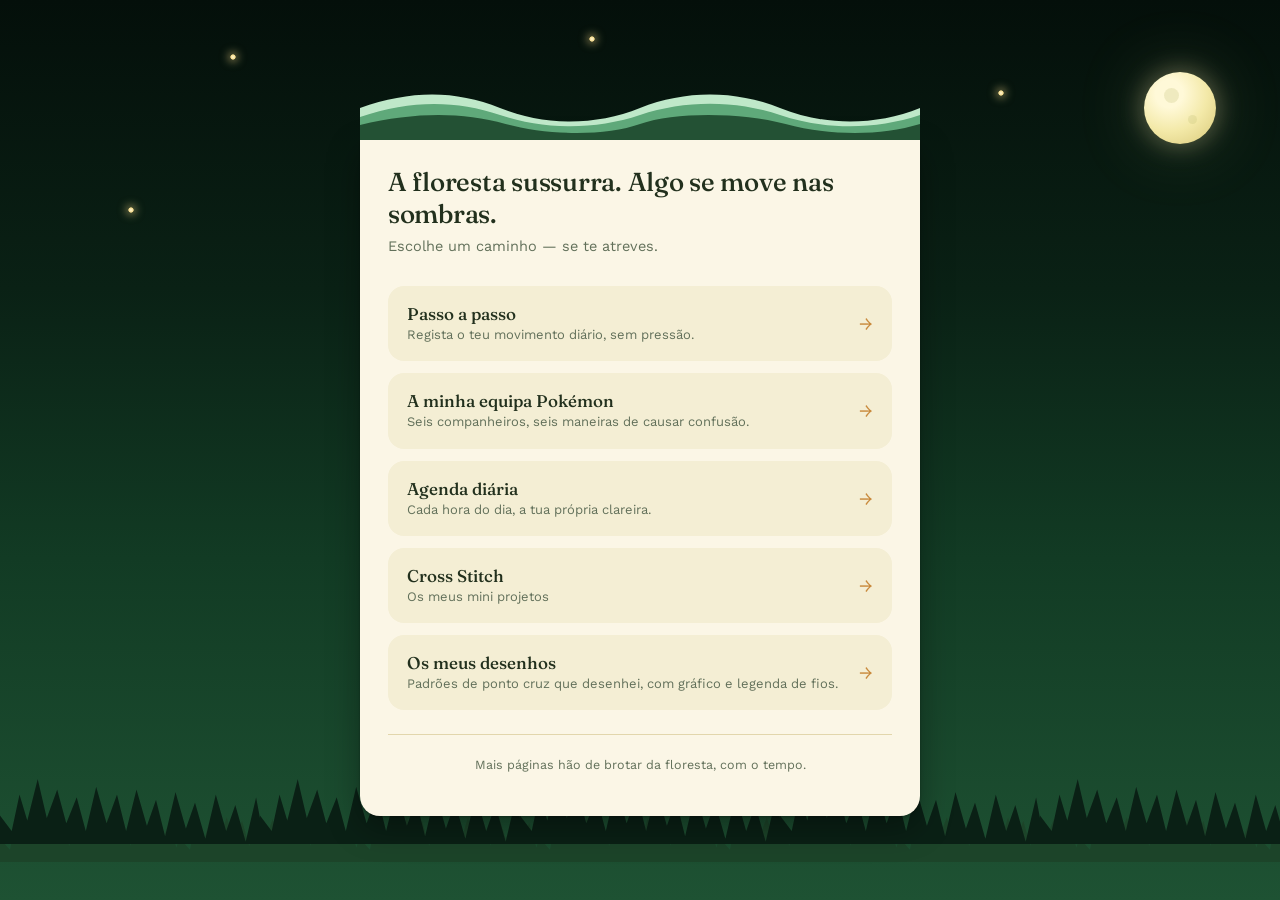
<file: index.html>
<!DOCTYPE html>
<html lang="pt">
<head>
<meta charset="UTF-8">
<meta name="viewport" content="width=device-width, initial-scale=1.0">
<title>Ducking around</title>
<style>
  @import url('https://fonts.googleapis.com/css2?family=Fraunces:opsz,wght@9..144,400;9..144,500;9..144,600&family=Work+Sans:wght@400;500;600&display=swap');
 
  :root {
    --ink: #22301D;
    --ink-soft: #62705A;
    --surface: #FBF6E6;
    --accent: #C98A3D;
    --card-bg: #F4EED4;
    --card-bg-hover: #ECE3C2;
    --card-line: #E2D6AC;
  }

  * { box-sizing: border-box; }
  html, body { min-height: 100%; }

  body {
    margin: 0;
    color: var(--ink);
    font-family: 'Work Sans', sans-serif;
    display: flex;
    justify-content: center;
    align-items: center;
    padding: 32px 16px;
    min-height: 100vh;
    position: relative;
    overflow-x: hidden;
    background-color: #081B11;
    background-image:
      url("data:image/svg+xml,%3Csvg xmlns='http://www.w3.org/2000/svg' viewBox='0 0 200 60'%3E%3Cpath d='M0,60 L0,38 L9,50 L15,22 L21,42 L29,10 L36,40 L44,18 L51,44 L59,24 L66,50 L74,16 L82,44 L90,22 L97,50 L105,18 L113,46 L120,26 L127,54 L135,20 L143,48 L150,28 L158,56 L166,22 L174,50 L181,30 L189,58 L197,24 L200,40 L200,60 Z' fill='%230A2015'/%3E%3C/svg%3E"),
      url("data:image/svg+xml,%3Csvg xmlns='http://www.w3.org/2000/svg' viewBox='0 0 200 60'%3E%3Cpath d='M0,60 L0,34 L11,46 L18,14 L26,38 L35,6 L43,34 L52,10 L60,36 L69,14 L77,42 L86,8 L94,36 L103,12 L111,40 L120,10 L128,38 L137,14 L145,42 L154,8 L162,34 L171,12 L179,38 L188,16 L196,44 L200,30 L200,60 Z' fill='%231C4429'/%3E%3C/svg%3E"),
      linear-gradient(to bottom, #040F0A 0%, #0A2115 32%, #123B24 62%, #1E5233 100%);
    background-repeat: repeat-x, repeat-x, no-repeat;
    background-position: left bottom, left bottom, top;
    background-size: 260px 190px, 180px 130px, 100% 100%;
    animation: forestDrift 16s linear infinite;
  }

  @keyframes forestDrift {
    from { background-position: 0 bottom, 0 bottom, top; }
    to { background-position: -260px bottom, -180px bottom, top; }
  }

  .canopy-sky {
    position: fixed;
    inset: 0 0 auto 0;
    height: 50vh;
    overflow: hidden;
    pointer-events: none;
    z-index: 0;
  }

  .moon {
    position: absolute;
    top: 8vh;
    right: 5vw;
    width: 72px;
    height: 72px;
    border-radius: 50%;
    background: radial-gradient(circle at 35% 30%, #FFF9D8 0 20%, #F3E9A8 55%, #D8C878 100%);
    box-shadow: 0 0 26px rgba(244, 233, 168, .38), 0 0 74px rgba(244, 233, 168, .18);
    animation: moonFloat 7s ease-in-out infinite;
  }

  .moon::before,
  .moon::after {
    content: '';
    position: absolute;
    border-radius: 50%;
    background: rgba(180, 184, 107, .22);
  }

  .moon::before { width: 15px; height: 15px; left: 20px; top: 16px; }
  .moon::after { width: 9px; height: 9px; right: 19px; bottom: 20px; }

  @keyframes moonFloat { 50% { transform: translateY(8px); } }

  .firefly {
    position: absolute;
    width: 6px;
    height: 6px;
    border-radius: 50%;
    background: radial-gradient(circle, #FFF6D2 0%, #F4D98A 55%, transparent 76%);
    box-shadow: 0 0 9px 2px rgba(244, 217, 138, .55);
    animation: fireflyFloat 7s ease-in-out infinite, fireflyGlow 3.4s ease-in-out infinite;
  }
  @keyframes fireflyFloat {
    0%, 100% { transform: translate(0, 0); }
    25% { transform: translate(14px, -16px); }
    50% { transform: translate(-8px, -6px); }
    75% { transform: translate(10px, 12px); }
  }
  @keyframes fireflyGlow { 0%, 100% { opacity: .3; } 50% { opacity: .95; } }

  .card {
    width: 100%;
    max-width: 560px;
    position: relative;
    z-index: 1;
    padding: 82px 28px 28px;
    border: 0;
    border-radius: 20px;
    background: transparent;
  }

  .card::before {
    content: '';
    position: absolute;
    left: 0;
    right: 0;
    top: 56px;
    bottom: 0;
    background: var(--surface);
    border-radius: 0 0 20px 20px;
    box-shadow: 0 1px 3px rgba(0,0,0,0.28), 0 12px 32px rgba(0,0,0,0.34);
    z-index: -1;
  }

  .foliage-top {
    position: absolute;
    top: 0;
    left: 0;
    right: 0;
    height: 56px;
    overflow: hidden;
    border: 0;
    background: transparent;
    line-height: 0;
    z-index: 0;
  }

  .foliage-track {
    display: flex;
    width: 200%;
    height: 56px;
    animation: cardFoliage 6s linear infinite;
  }

  .foliage-track svg {
    width: 50%;
    height: 56px;
    flex: none;
    display: block;
  }

  @keyframes cardFoliage { to { transform: translateX(-50%); } }

  .content { position: relative; z-index: 1; }

  h1 {
    font-family: 'Fraunces', serif;
    font-weight: 500;
    font-size: 26px;
    margin: 0 0 6px;
    letter-spacing: -0.01em;
  }

  .subtitle {
    color: var(--ink-soft);
    font-size: 14.5px;
    margin: 0 0 28px;
    line-height: 1.5;
  }

  .page-list { display: flex; flex-direction: column; gap: 12px; }

  .page-link {
    display: flex;
    align-items: center;
    gap: 14px;
    background: var(--card-bg);
    border: 1.5px solid transparent;
    border-radius: 16px;
    padding: 16px 18px;
    text-decoration: none;
    color: inherit;
    transition: transform 0.15s ease, border-color 0.2s ease, background 0.2s ease;
  }

  .page-link:hover { transform: translateY(-2px); border-color: var(--accent); background: var(--card-bg-hover); }
  .page-text { flex: 1; min-width: 0; }
  .page-title { font-family: 'Fraunces', serif; font-weight: 500; font-size: 17px; margin: 0 0 2px; }
  .page-desc { font-size: 13px; color: var(--ink-soft); margin: 0; line-height: 1.4; }
  .page-arrow { color: var(--accent); font-size: 18px; flex-shrink: 0; }

  .footer-note {
    font-size: 12.5px;
    color: var(--ink-soft);
    text-align: center;
    line-height: 1.6;
    padding-top: 20px;
    margin-top: 24px;
    border-top: 1px solid var(--card-line);
  }

  @media (prefers-reduced-motion: reduce) {
    body, .foliage-track, .moon, .firefly { animation: none; }
  }
</style>
</head>
<body>
  <div class="canopy-sky" aria-hidden="true">
    <div class="moon"></div>
    <div class="firefly" style="top: 12%; left: 18%; animation-delay: -1.2s, -0.4s;"></div>
    <div class="firefly" style="top: 28%; left: 62%; animation-delay: -3.6s, -1.8s;"></div>
    <div class="firefly" style="top: 40%; left: 30%; animation-delay: -0.8s, -2.6s;"></div>
    <div class="firefly" style="top: 20%; left: 78%; animation-delay: -5s, -0.9s;"></div>
    <div class="firefly" style="top: 46%; left: 10%; animation-delay: -2.2s, -3.1s;"></div>
    <div class="firefly" style="top: 8%; left: 46%; animation-delay: -4.1s, -1.3s;"></div>
  </div>

  <main class="card">
    <div class="foliage-top" aria-hidden="true">
      <div class="foliage-track">
        <svg viewBox="0 0 500 56" preserveAspectRatio="none" xmlns="http://www.w3.org/2000/svg">
          <path d="M0,24 C45,6 85,6 125,24 S210,42 250,24 S335,6 375,24 S460,42 500,24 L500,56 L0,56 Z" fill="#BFE8C9"/>
          <path d="M0,33 C45,16 85,16 125,31 S210,46 250,31 S335,16 375,31 S460,46 500,31 L500,56 L0,56 Z" fill="#5FA97A"/>
          <path d="M0,41 C50,28 90,28 130,40 S220,52 250,40 S340,28 380,40 S465,52 500,40 L500,56 L0,56 Z" fill="#1F4A2E" opacity="0.92"/>
        </svg>
        <svg viewBox="0 0 500 56" preserveAspectRatio="none" xmlns="http://www.w3.org/2000/svg">
          <path d="M0,24 C45,6 85,6 125,24 S210,42 250,24 S335,6 375,24 S460,42 500,24 L500,56 L0,56 Z" fill="#BFE8C9"/>
          <path d="M0,33 C45,16 85,16 125,31 S210,46 250,31 S335,16 375,31 S460,46 500,31 L500,56 L0,56 Z" fill="#5FA97A"/>
          <path d="M0,41 C50,28 90,28 130,40 S220,52 250,40 S340,28 380,40 S465,52 500,40 L500,56 L0,56 Z" fill="#1F4A2E" opacity="0.92"/>
        </svg>
      </div>
    </div>

    <div class="content">
      <h1>A floresta sussurra. Algo se move nas sombras.</h1>
      <p class="subtitle">Escolhe um caminho — se te atreves.</p>
      <nav class="page-list" aria-label="Páginas">
        <a class="page-link" href="passo-a-passo.html"><div class="page-text"><p class="page-title">Passo a passo</p><p class="page-desc">Regista o teu movimento diário, sem pressão.</p></div><div class="page-arrow">→</div></a>
        <a class="page-link" href="equipa-pokemon.html"><div class="page-text"><p class="page-title">A minha equipa Pokémon</p><p class="page-desc">Seis companheiros, seis maneiras de causar confusão.</p></div><div class="page-arrow">→</div></a>
        <a class="page-link" href="agenda-diaria.html"><div class="page-text"><p class="page-title">Agenda diária</p><p class="page-desc">Cada hora do dia, a tua própria clareira.</p></div><div class="page-arrow">→</div></a>
        <a class="page-link" href="cross-stitch.html"><div class="page-text"><p class="page-title">Cross Stitch</p><p class="page-desc">Os meus mini projetos</p></div><div class="page-arrow">→</div></a>
        <a class="page-link" href="desenhos.html"><div class="page-text"><p class="page-title">Os meus desenhos</p><p class="page-desc">Padrões de ponto cruz que desenhei, com gráfico e legenda de fios.</p></div><div class="page-arrow">→</div></a>
      </nav>
      <p class="footer-note">Mais páginas hão de brotar da floresta, com o tempo.</p>
    </div>
  </main>
</body>
</html>
</file>
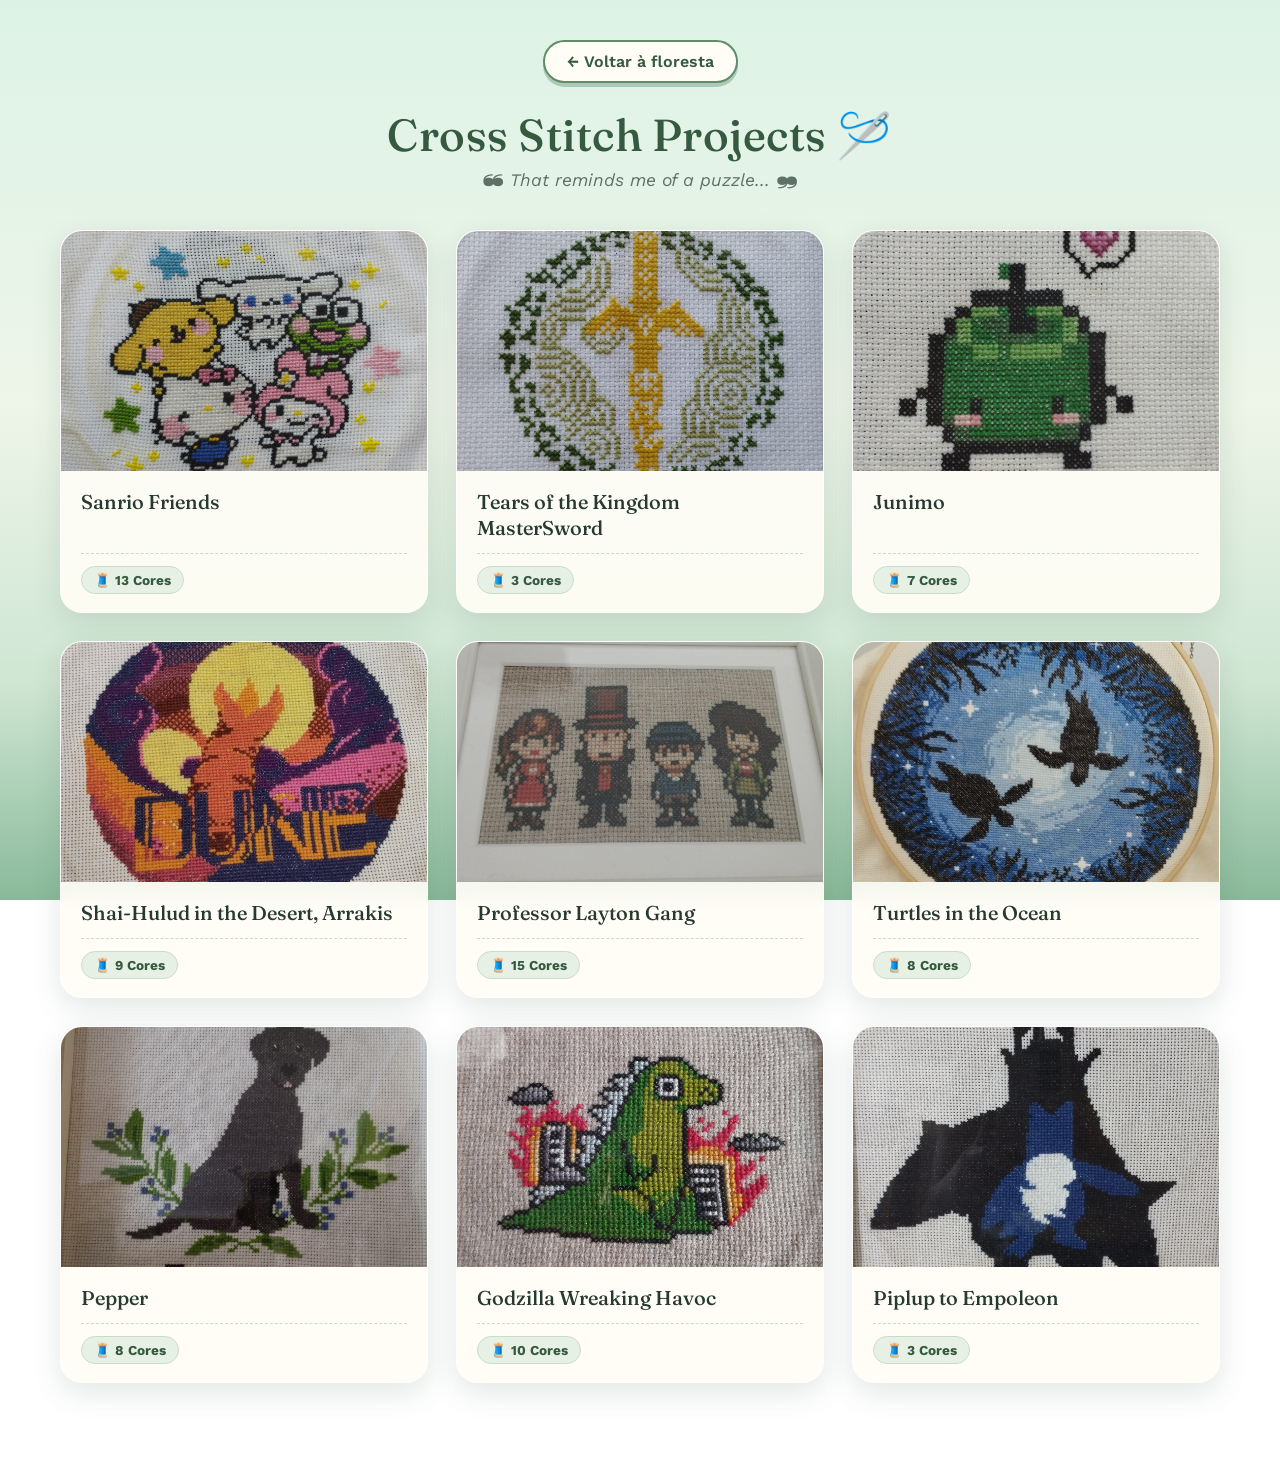
<file: cross-stitch.html>
<!DOCTYPE html>
<html lang="pt">
<head>
  <meta charset="UTF-8">
  <meta name="viewport" content="width=device-width, initial-scale=1.0">
  <title>Cross Stitch Projects 🪡</title>
  <link rel="preconnect" href="https://fonts.googleapis.com">
  <link rel="preconnect" href="https://fonts.gstatic.com" crossorigin>
  <link href="https://fonts.googleapis.com/css2?family=Fraunces:opsz,wght@9..144,400;9..144,500;9..144,600&family=Work+Sans:wght@400;500;600;700&display=swap" rel="stylesheet">
  <style>
    :root {
      --bg-color: #EEF5E9;
      --card-bg: rgba(255, 253, 246, 0.92);
      --primary: #5F8D67;
      --primary-hover: #355A3F;
      --accent: #8AB99A;
      --text: #263A32;
      --text-muted: #5E7168;
      --moss-dark: #355A3F;
      --moss-pale: #E7F0E4;
      --border-radius: 22px;
      --shadow: 0 10px 30px rgba(53, 90, 63, 0.14);
    }

    * {
      box-sizing: border-box;
      margin: 0;
      padding: 0;
    }

    body {
      font-family: 'Work Sans', sans-serif;
      background: linear-gradient(to bottom, #DDF2E6 0%, #EEF5E9 45%, #CFE6D3 76%, #8AB99A 100%) fixed;
      color: var(--text);
      min-height: 100vh;
      overflow-x: hidden;
      position: relative;
      padding-bottom: 60px;
    }

    /* Background animado com itens de costura flutuantes */
    .floating-bg {
      position: fixed;
      top: 0;
      left: 0;
      width: 100%;
      height: 100%;
      pointer-events: none;
      z-index: 0;
      overflow: hidden;
    }

    .floating-item {
      position: absolute;
      bottom: -60px;
      font-size: 1.8rem;
      opacity: 0.45;
      user-select: none;
      animation: floatUp 14s linear infinite;
    }

    .floating-item:nth-child(1) { left: 10%; animation-duration: 12s; animation-delay: 0s; }
    .floating-item:nth-child(2) { left: 25%; animation-duration: 16s; animation-delay: 2s; font-size: 2.2rem; }
    .floating-item:nth-child(3) { left: 40%; animation-duration: 13s; animation-delay: 4s; }
    .floating-item:nth-child(4) { left: 55%; animation-duration: 18s; animation-delay: 1s; font-size: 1.5rem; }
    .floating-item:nth-child(5) { left: 70%; animation-duration: 15s; animation-delay: 3s; font-size: 2rem; }
    .floating-item:nth-child(6) { left: 85%; animation-duration: 14s; animation-delay: 5s; }
    .floating-item:nth-child(7) { left: 95%; animation-duration: 17s; animation-delay: 7s; }

    @keyframes floatUp {
      0% {
        transform: translateY(0) rotate(0deg);
        opacity: 0;
      }
      10% {
        opacity: 0.5;
      }
      90% {
        opacity: 0.5;
      }
      100% {
        transform: translateY(-110vh) rotate(360deg);
        opacity: 0;
      }
    }

    /* Layout principal */
    .container {
      position: relative;
      z-index: 1;
      max-width: 1200px;
      margin: 0 auto;
      padding: 40px 20px;
    }

    header {
      text-align: center;
      margin-bottom: 40px;
    }

    .back-btn {
      display: inline-flex;
      align-items: center;
      gap: 8px;
      background: #FFFDF6;
      color: var(--moss-dark);
      text-decoration: none;
      padding: 10px 22px;
      border-radius: 999px;
      font-weight: 600;
      box-shadow: 0 4px 0 rgba(53, 90, 63, 0.28);
      transition: transform .15s ease, box-shadow .15s ease;
      margin-bottom: 24px;
      border: 2px solid var(--primary);
    }

    .back-btn:hover {
      transform: translateY(-2px);
      box-shadow: 0 6px 0 rgba(53, 90, 63, 0.24);
    }

    h1 {
      font-family: 'Fraunces', serif;
      font-weight: 500;
      font-size: 2.8rem;
      color: var(--moss-dark);
      letter-spacing: 0.5px;
      margin-bottom: 8px;
    }

    .subtitle {
      font-size: 1.1rem;
      color: var(--text-muted);
      font-style: italic;
    }

    /* Grelha de Projetos (Estilo Pokédex/Colunas) */
    .projects-grid {
      display: grid;
      grid-template-columns: repeat(auto-fill, minmax(280px, 1fr));
      gap: 28px;
    }

    .card {
      background: var(--card-bg);
      backdrop-filter: blur(8px);
      border-radius: var(--border-radius);
      overflow: hidden;
      box-shadow: var(--shadow);
      border: 1px solid rgba(255, 255, 255, 0.7);
      display: flex;
      flex-direction: column;
      transition: transform 0.3s cubic-bezier(0.34, 1.56, 0.64, 1), box-shadow 0.3s ease;
    }

    .card:hover {
      transform: translateY(-6px) scale(1.01);
      box-shadow: 0 14px 28px rgba(53, 90, 63, 0.24);
    }

    .card-img-wrapper {
      width: 100%;
      height: 240px;
      background: var(--moss-pale);
      position: relative;
      overflow: hidden;
      display: flex;
      align-items: center;
      justify-content: center;
    }

    .card-img-wrapper img {
      width: 100%;
      height: 100%;
      object-fit: cover;
      transition: transform 0.4s ease;
    }

    .card:hover .card-img-wrapper img {
      transform: scale(1.05);
    }

    .card-content {
      padding: 18px 20px;
      display: flex;
      flex-direction: column;
      flex-grow: 1;
      justify-content: space-between;
    }

    .card-title {
      font-family: 'Fraunces', serif;
      font-weight: 500;
      font-size: 1.25rem;
      color: var(--text);
      line-height: 1.3;
      margin-bottom: 12px;
    }

    .card-meta {
      display: flex;
      align-items: center;
      justify-content: space-between;
      border-top: 1px dashed #C9DCC9;
      padding-top: 12px;
    }

    .badge-colors {
      display: inline-flex;
      align-items: center;
      gap: 6px;
      background-color: var(--moss-pale);
      color: var(--moss-dark);
      font-size: 0.85rem;
      font-weight: 700;
      padding: 5px 12px;
      border-radius: 999px;
      border: 1px solid #C9DCC9;
    }
  </style>
</head>
<body>

  <!-- Elementos Flutuantes de Fundo -->
  <div class="floating-bg" aria-hidden="true">
    <span class="floating-item">🪡</span>
    <span class="floating-item">🧶</span>
    <span class="floating-item">✨</span>
    <span class="floating-item">✂️</span>
    <span class="floating-item">🧵</span>
    <span class="floating-item">🍃</span>
    <span class="floating-item">🌿</span>
  </div>

  <div class="container">
    <header>
      <a href="index.html" class="back-btn">← Voltar à floresta</a>
      <h1>Cross Stitch Projects 🪡</h1>
      <p class="subtitle">❝ That reminds me of a puzzle... ❞</p>
    </header>

    <main class="projects-grid">
      
      <!-- Projeto 1 -->
      <article class="card">
        <div class="card-img-wrapper">
          <img src="images/cross-stitch/sanrio.jpg" alt="Sanrio Friends" loading="lazy">
        </div>
        <div class="card-content">
          <h2 class="card-title">Sanrio Friends</h2>
          <div class="card-meta">
            <span class="badge-colors">🧵 13 Cores</span>
          </div>
        </div>
      </article>

      <!-- Projeto 2 -->
      <article class="card">
        <div class="card-img-wrapper">
          <img src="images/cross-stitch/mastersword.jpg" alt="Tears of the Kingdom MasterSword" loading="lazy">
        </div>
        <div class="card-content">
          <h2 class="card-title">Tears of the Kingdom MasterSword</h2>
          <div class="card-meta">
            <span class="badge-colors">🧵 3 Cores</span>
          </div>
        </div>
      </article>

      <!-- Projeto 3 -->
      <article class="card">
        <div class="card-img-wrapper">
          <img src="images/cross-stitch/junimo.jpg" alt="Junimo" loading="lazy">
        </div>
        <div class="card-content">
          <h2 class="card-title">Junimo</h2>
          <div class="card-meta">
            <span class="badge-colors">🧵 7 Cores</span>
          </div>
        </div>
      </article>

      <!-- Projeto 4 -->
      <article class="card">
        <div class="card-img-wrapper">
          <img src="images/cross-stitch/shai-hulud.jpg" alt="Shai-Hulud in the Desert, Arrakis" loading="lazy">
        </div>
        <div class="card-content">
          <h2 class="card-title">Shai-Hulud in the Desert, Arrakis</h2>
          <div class="card-meta">
            <span class="badge-colors">🧵 9 Cores</span>
          </div>
        </div>
      </article>

      <!-- Projeto 5 -->
      <article class="card">
        <div class="card-img-wrapper">
          <img src="images/cross-stitch/layton.jpg" alt="Professor Layton Gang" loading="lazy">
        </div>
        <div class="card-content">
          <h2 class="card-title">Professor Layton Gang</h2>
          <div class="card-meta">
            <span class="badge-colors">🧵 15 Cores</span>
          </div>
        </div>
      </article>

      <!-- Projeto 6 -->
      <article class="card">
        <div class="card-img-wrapper">
          <img src="images/cross-stitch/turtles.jpg" alt="Turtles in the Ocean" loading="lazy">
        </div>
        <div class="card-content">
          <h2 class="card-title">Turtles in the Ocean</h2>
          <div class="card-meta">
            <span class="badge-colors">🧵 8 Cores</span>
          </div>
        </div>
      </article>

      <!-- Projeto 7 -->
      <article class="card">
        <div class="card-img-wrapper">
          <img src="images/cross-stitch/pepper.jpg" alt="Pepper" loading="lazy">
        </div>
        <div class="card-content">
          <h2 class="card-title">Pepper</h2>
          <div class="card-meta">
            <span class="badge-colors">🧵 8 Cores</span>
          </div>
        </div>
      </article>

      <!-- Projeto 8 -->
      <article class="card">
        <div class="card-img-wrapper">
          <img src="images/cross-stitch/godzilla.jpg" alt="Godzilla Wreaking Havoc" loading="lazy">
        </div>
        <div class="card-content">
          <h2 class="card-title">Godzilla Wreaking Havoc</h2>
          <div class="card-meta">
            <span class="badge-colors">🧵 10 Cores</span>
          </div>
        </div>
      </article>

      <!-- Projeto 9 -->
      <article class="card">
        <div class="card-img-wrapper">
          <img src="images/cross-stitch/piplup.jpg" alt="Piplup to Empoleon" loading="lazy">
        </div>
        <div class="card-content">
          <h2 class="card-title">Piplup to Empoleon</h2>
          <div class="card-meta">
            <span class="badge-colors">🧵 3 Cores</span>
          </div>
        </div>
      </article>

    </main>
  </div>
</body>
</html>
</file>
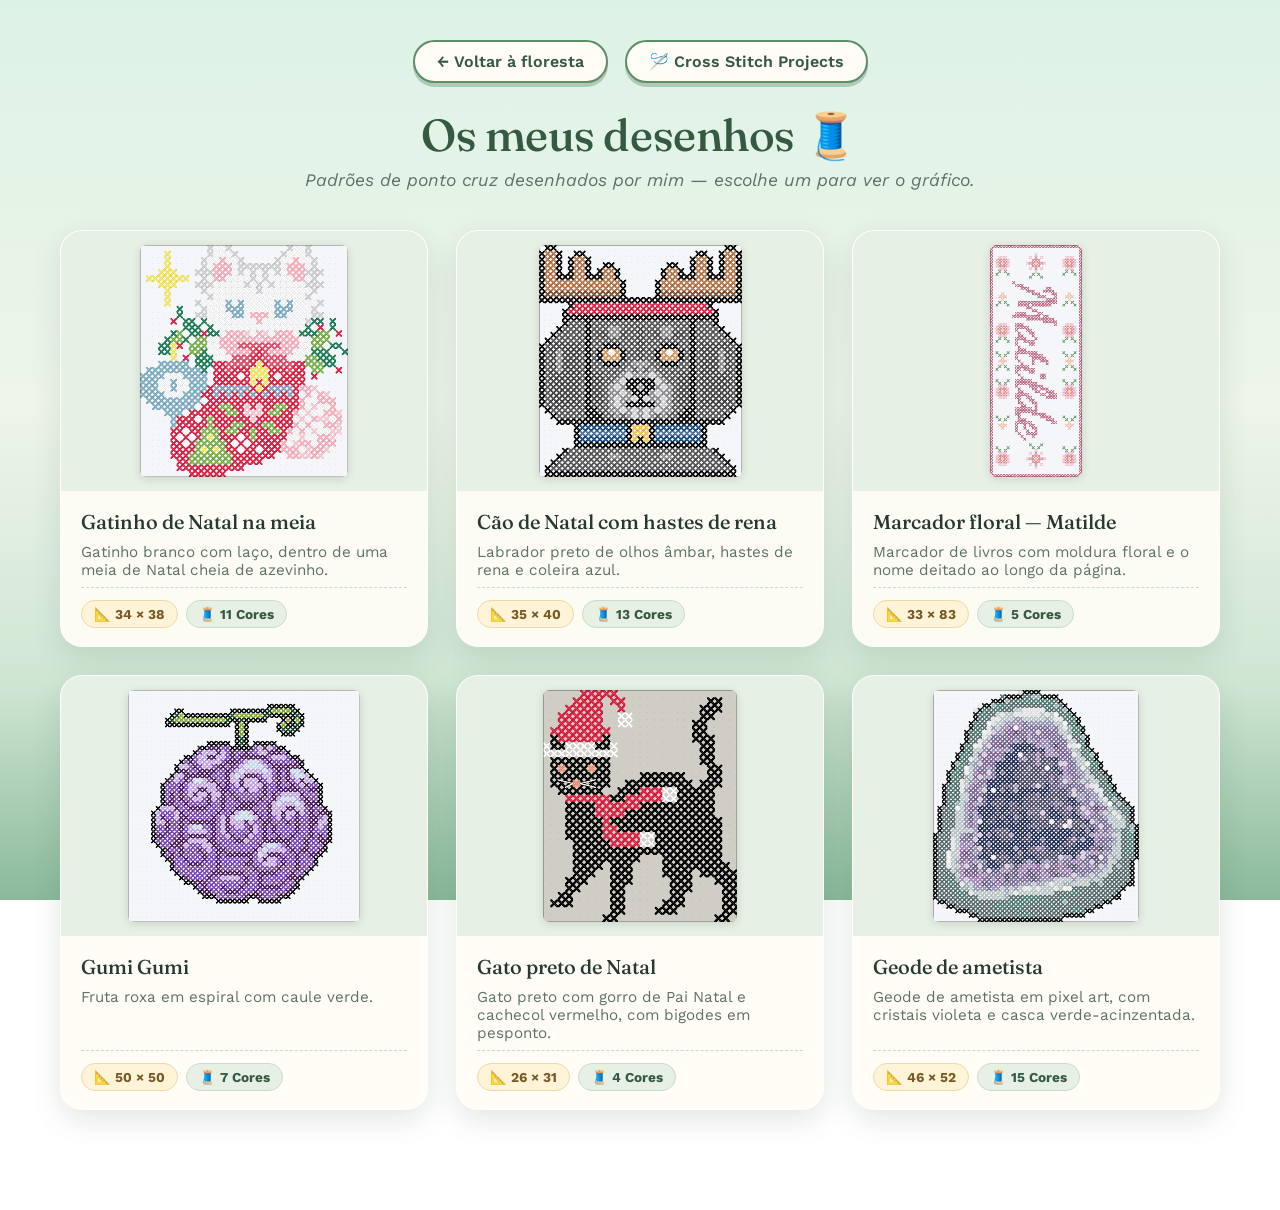
<file: desenhos.html>
<!DOCTYPE html>
<html lang="pt">
<head>
  <meta charset="UTF-8">
  <meta name="viewport" content="width=device-width, initial-scale=1.0">
  <title>Os meus desenhos 🧵</title>
  <link rel="preconnect" href="https://fonts.googleapis.com">
  <link rel="preconnect" href="https://fonts.gstatic.com" crossorigin>
  <link href="https://fonts.googleapis.com/css2?family=Fraunces:opsz,wght@9..144,400;9..144,500;9..144,600&family=Work+Sans:wght@400;500;600;700&display=swap" rel="stylesheet">
  <style>
    :root {
      --card-bg: rgba(255, 253, 246, 0.92);
      --primary: #5F8D67;
      --text: #263A32;
      --text-muted: #5E7168;
      --moss-dark: #355A3F;
      --moss-pale: #E7F0E4;
      --border-radius: 22px;
      --shadow: 0 10px 30px rgba(53, 90, 63, 0.14);
    }

    * { box-sizing: border-box; margin: 0; padding: 0; }

    body {
      font-family: 'Work Sans', sans-serif;
      background: linear-gradient(to bottom, #DDF2E6 0%, #EEF5E9 45%, #CFE6D3 76%, #8AB99A 100%) fixed;
      color: var(--text);
      min-height: 100vh;
      padding-bottom: 60px;
    }

    .container { max-width: 1200px; margin: 0 auto; padding: 40px 20px; }

    header { text-align: center; margin-bottom: 40px; }

    .back-btn {
      display: inline-flex;
      align-items: center;
      gap: 8px;
      background: #FFFDF6;
      color: var(--moss-dark);
      text-decoration: none;
      padding: 10px 22px;
      border-radius: 999px;
      font-weight: 600;
      box-shadow: 0 4px 0 rgba(53, 90, 63, 0.28);
      transition: transform .15s ease, box-shadow .15s ease;
      margin: 0 6px 24px;
      border: 2px solid var(--primary);
    }
    .back-btn:hover { transform: translateY(-2px); box-shadow: 0 6px 0 rgba(53, 90, 63, 0.24); }

    h1 {
      font-family: 'Fraunces', serif;
      font-weight: 500;
      font-size: 2.8rem;
      color: var(--moss-dark);
      letter-spacing: -0.01em;
      margin-bottom: 8px;
    }

    .subtitle { font-size: 1.1rem; color: var(--text-muted); font-style: italic; }

    .designs-grid {
      display: grid;
      grid-template-columns: repeat(auto-fill, minmax(280px, 1fr));
      gap: 28px;
    }

    .card {
      display: flex;
      flex-direction: column;
      color: inherit;
      text-decoration: none;
      background: var(--card-bg);
      border-radius: var(--border-radius);
      overflow: hidden;
      box-shadow: var(--shadow);
      border: 1px solid rgba(255, 255, 255, 0.7);
      transition: transform 0.3s cubic-bezier(0.34, 1.56, 0.64, 1), box-shadow 0.3s ease;
    }
    .card:hover, .card:focus-visible {
      transform: translateY(-6px) scale(1.01);
      box-shadow: 0 14px 28px rgba(53, 90, 63, 0.24);
      outline: none;
    }

    .card-img-wrapper {
      height: 260px;
      padding: 14px;
      background: var(--moss-pale);
      display: flex;
      align-items: center;
      justify-content: center;
    }
    .card-img-wrapper canvas {
      max-width: 100%;
      max-height: 100%;
      background: #fff;
      border-radius: 6px;
      box-shadow: 0 2px 10px rgba(0, 0, 0, 0.12);
      transition: transform 0.4s ease;
    }
    .card:hover canvas { transform: scale(1.05); }

    .card-content { padding: 18px 20px; display: flex; flex-direction: column; flex-grow: 1; gap: 8px; }
    .card-title { font-family: 'Fraunces', serif; font-weight: 500; font-size: 1.25rem; line-height: 1.3; }
    .card-blurb { font-size: 0.95rem; color: var(--text-muted); }

    .card-meta {
      display: flex;
      flex-wrap: wrap;
      gap: 8px;
      border-top: 1px dashed #C9DCC9;
      padding-top: 12px;
      margin-top: auto;
    }
    .badge {
      display: inline-flex;
      align-items: center;
      gap: 6px;
      background-color: var(--moss-pale);
      color: var(--moss-dark);
      font-size: 0.85rem;
      font-weight: 700;
      padding: 5px 12px;
      border-radius: 999px;
      border: 1px solid #C9DCC9;
    }
    .badge.size { background-color: #FFF4D7; color: #7a5a24; border-color: #EBD9A8; }
  </style>
</head>
<body>
  <div class="container">
    <header>
      <a href="index.html" class="back-btn">← Voltar à floresta</a>
      <a href="cross-stitch.html" class="back-btn">🪡 Cross Stitch Projects</a>
      <h1>Os meus desenhos 🧵</h1>
      <p class="subtitle">Padrões de ponto cruz desenhados por mim — escolhe um para ver o gráfico.</p>
    </header>

    <main class="designs-grid" id="grid"></main>
  </div>

  <script src="desenhos/pattern-core.js"></script>
  <script src="desenhos/data/gatinho-natal.js"></script>
  <script src="desenhos/data/cao-de-natal.js"></script>
  <script src="desenhos/data/marcador-matilde.js"></script>
  <script src="desenhos/data/gumi-gumi.js"></script>
  <script src="desenhos/data/gato-preto-natal.js"></script>
  <script src="desenhos/data/geode-ametista.js"></script>
  <script>
    const grid = document.getElementById('grid');
    for (const p of window.PATTERNS) {
      PatternCore.prepare(p);
      const card = document.createElement('a');
      card.className = 'card';
      card.href = `desenhos/${p.id}.html`;
      card.innerHTML =
        `<div class="card-img-wrapper"><canvas role="img" aria-label="Pré-visualização de ${p.title}"></canvas></div>` +
        `<div class="card-content">` +
          `<h2 class="card-title"></h2><p class="card-blurb"></p>` +
          `<div class="card-meta"><span class="badge size">📐 ${p.cols} × ${p.rows}</span><span class="badge">🧵 ${p.ncol} Cores</span></div>` +
        `</div>`;
      card.querySelector('.card-title').textContent = p.title;
      card.querySelector('.card-blurb').textContent = p.blurb;
      grid.appendChild(card);

      const cell = Math.max(4, Math.ceil(520 / Math.max(p.cols, p.rows)));
      PatternCore.render(p, card.querySelector('canvas').getContext('2d'),
        { cell, mode: 'preview', grid: false, coord: false, margin: 0, dpr: 1 });
    }
  </script>
</body>
</html>
</file>
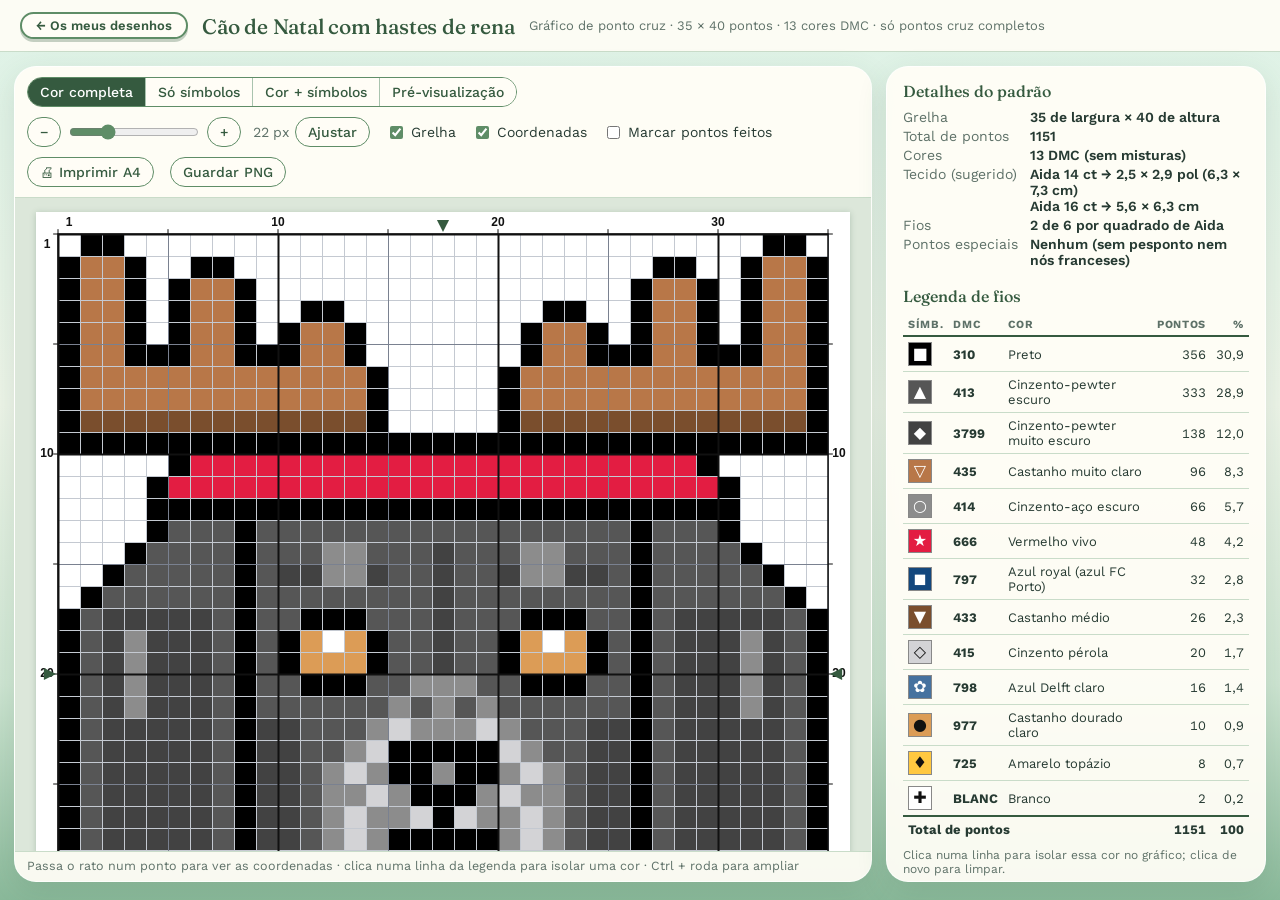
<file: desenhos/cao-de-natal.html>
<!DOCTYPE html>
<html lang="pt-PT">
<head>
<meta charset="utf-8">
<meta name="viewport" content="width=device-width, initial-scale=1">
<title>Cão de Natal com hastes de rena — padrão de ponto cruz</title>
<link rel="stylesheet" href="pattern.css">
</head>
<body data-pattern="cao-de-natal">

<header class="top">
  <a class="back" href="../desenhos.html">← Os meus desenhos</a>
  <h1 id="title"></h1>
  <span class="sub" id="subline"></span>
</header>

<div class="layout">
  <section class="panel viewer">
    <div class="toolbar">
      <div class="seg" id="modeSeg" role="group" aria-label="Modo de vista">
        <button data-mode="color" class="on">Cor completa</button>
        <button data-mode="symbol">Só símbolos</button>
        <button data-mode="both">Cor + símbolos</button>
        <button data-mode="preview">Pré-visualização</button>
      </div>
      <div class="zoom">
        <button class="btn" id="zOut" title="Reduzir (–)">−</button>
        <input type="range" id="zoom" min="6" max="64" value="22">
        <button class="btn" id="zIn" title="Ampliar (+)">+</button>
        <span class="val" id="zVal">22 px</span>
        <button class="btn" id="zFit">Ajustar</button>
      </div>
      <label class="chk"><input type="checkbox" id="chkGrid" checked> Grelha</label>
      <label class="chk"><input type="checkbox" id="chkCoord" checked> Coordenadas</label>
      <label class="chk"><input type="checkbox" id="chkTrack"> Marcar pontos feitos</label>
      <button class="btn" id="btnPrint">🖨 Imprimir A4</button>
      <button class="btn" id="btnPng">Guardar PNG</button>
    </div>
    <div class="scroll" id="scroll"><canvas id="cv"></canvas></div>
    <div class="status" id="status"></div>
  </section>

  <aside class="panel side">
    <h2>Detalhes do padrão</h2>
    <dl class="facts" id="facts"></dl>

    <h2>Legenda de fios</h2>
    <table class="legend" id="legend"></table>
    <p class="hint">Clica numa linha para isolar essa cor no gráfico; clica de novo para limpar.</p>

    <h2>Progresso</h2>
    <div class="bar"><i id="pb"></i></div>
    <div class="hint" id="pt"></div>
    <button class="btn" id="reset" style="margin-top:8px">Limpar progresso</button>

    <h2>Notas de correspondência de cores</h2>
    <div class="notes" id="notes"></div>

    <h2>Como bordar e acabar</h2>
    <div class="notes" id="howto"></div>
  </aside>
</div>

<!-- Páginas A4 (preenchidas por script) -->
<div class="print-only">
  <div class="pp">
    <h1 id="titleP"></h1>
    <p class="meta" id="metaP"></p>
    <div class="cover-grid">
      <div><h3>Desenho acabado</h3><canvas id="cvCover"></canvas></div>
      <div><h3>Legenda de fios</h3><table class="legend" id="legendP"></table></div>
    </div>
    <h3>Notas</h3>
    <div class="notes" id="notesP"></div>
  </div>
  <div id="chartPages"></div>
</div>

<script src="pattern-core.js"></script>
<script src="data/cao-de-natal.js"></script>
<script src="pattern-page.js"></script>
</body>
</html>
</file>
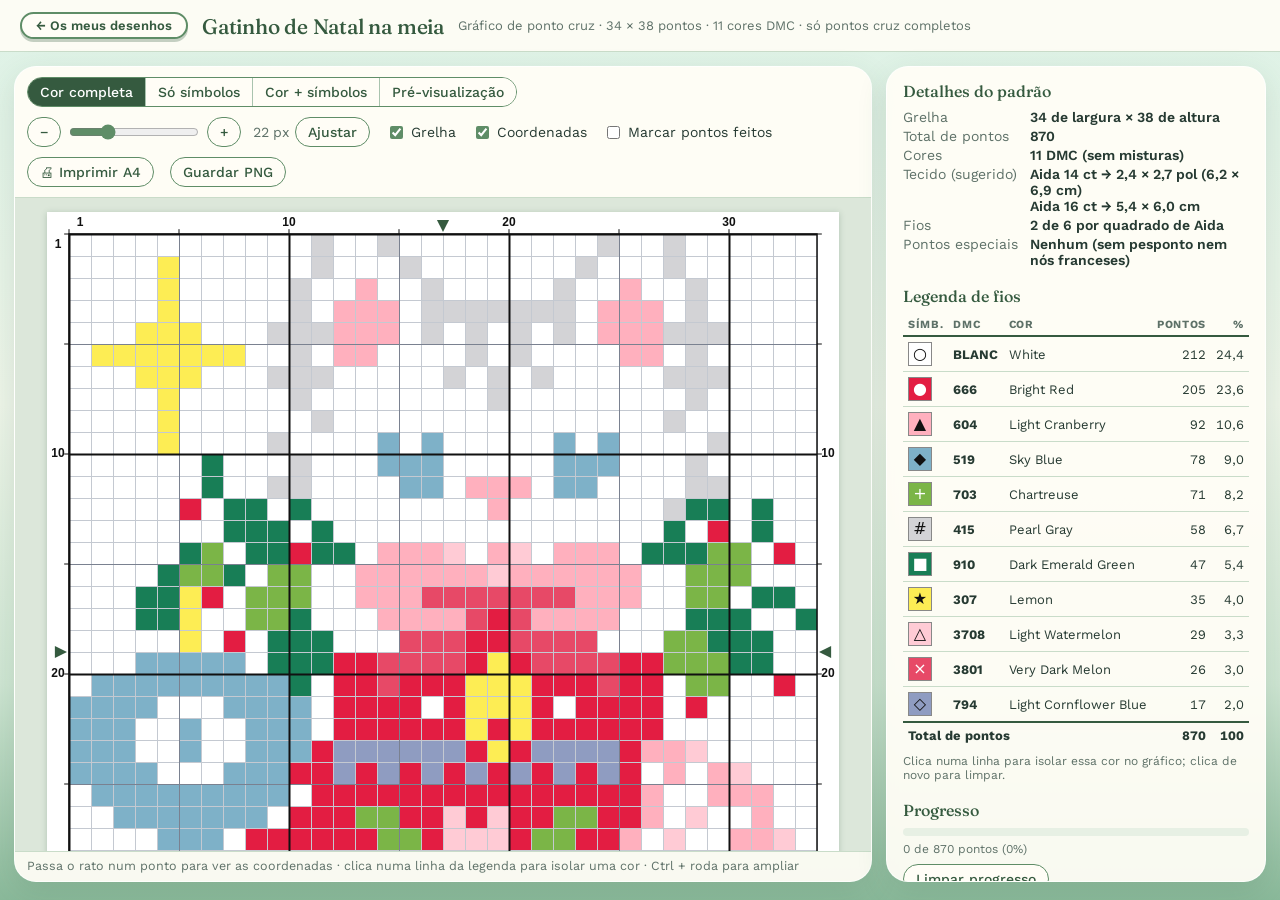
<file: desenhos/gatinho-natal.html>
<!DOCTYPE html>
<html lang="pt-PT">
<head>
<meta charset="utf-8">
<meta name="viewport" content="width=device-width, initial-scale=1">
<title>Gatinho de Natal na meia — padrão de ponto cruz</title>
<link rel="stylesheet" href="pattern.css">
</head>
<body data-pattern="gatinho-natal">

<header class="top">
  <a class="back" href="../desenhos.html">← Os meus desenhos</a>
  <h1 id="title"></h1>
  <span class="sub" id="subline"></span>
</header>

<div class="layout">
  <section class="panel viewer">
    <div class="toolbar">
      <div class="seg" id="modeSeg" role="group" aria-label="Modo de vista">
        <button data-mode="color" class="on">Cor completa</button>
        <button data-mode="symbol">Só símbolos</button>
        <button data-mode="both">Cor + símbolos</button>
        <button data-mode="preview">Pré-visualização</button>
      </div>
      <div class="zoom">
        <button class="btn" id="zOut" title="Reduzir (–)">−</button>
        <input type="range" id="zoom" min="6" max="64" value="22">
        <button class="btn" id="zIn" title="Ampliar (+)">+</button>
        <span class="val" id="zVal">22 px</span>
        <button class="btn" id="zFit">Ajustar</button>
      </div>
      <label class="chk"><input type="checkbox" id="chkGrid" checked> Grelha</label>
      <label class="chk"><input type="checkbox" id="chkCoord" checked> Coordenadas</label>
      <label class="chk"><input type="checkbox" id="chkTrack"> Marcar pontos feitos</label>
      <button class="btn" id="btnPrint">🖨 Imprimir A4</button>
      <button class="btn" id="btnPng">Guardar PNG</button>
    </div>
    <div class="scroll" id="scroll"><canvas id="cv"></canvas></div>
    <div class="status" id="status"></div>
  </section>

  <aside class="panel side">
    <h2>Detalhes do padrão</h2>
    <dl class="facts" id="facts"></dl>

    <h2>Legenda de fios</h2>
    <table class="legend" id="legend"></table>
    <p class="hint">Clica numa linha para isolar essa cor no gráfico; clica de novo para limpar.</p>

    <h2>Progresso</h2>
    <div class="bar"><i id="pb"></i></div>
    <div class="hint" id="pt"></div>
    <button class="btn" id="reset" style="margin-top:8px">Limpar progresso</button>

    <h2>Notas de correspondência de cores</h2>
    <div class="notes" id="notes"></div>

    <h2>Como bordar e acabar</h2>
    <div class="notes" id="howto"></div>
  </aside>
</div>

<!-- Páginas A4 (preenchidas por script) -->
<div class="print-only">
  <div class="pp">
    <h1 id="titleP"></h1>
    <p class="meta" id="metaP"></p>
    <div class="cover-grid">
      <div><h3>Desenho acabado</h3><canvas id="cvCover"></canvas></div>
      <div><h3>Legenda de fios</h3><table class="legend" id="legendP"></table></div>
    </div>
    <h3>Notas</h3>
    <div class="notes" id="notesP"></div>
  </div>
  <div id="chartPages"></div>
</div>

<script src="pattern-core.js"></script>
<script src="data/gatinho-natal.js"></script>
<script src="pattern-page.js"></script>
</body>
</html>
</file>
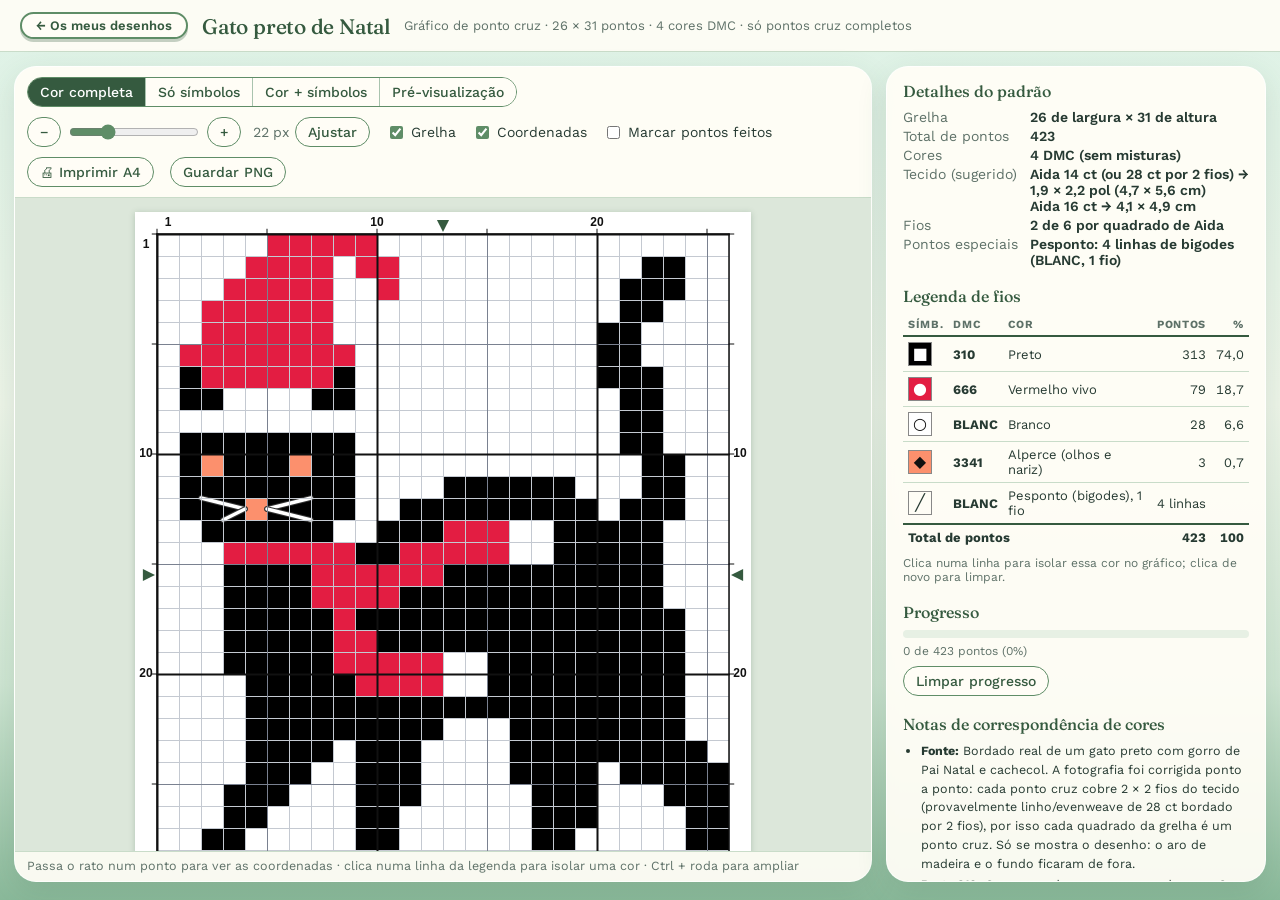
<file: desenhos/gato-preto-natal.html>
<!DOCTYPE html>
<html lang="pt-PT">
<head>
<meta charset="utf-8">
<meta name="viewport" content="width=device-width, initial-scale=1">
<title>Gato preto de Natal — padrão de ponto cruz</title>
<link rel="stylesheet" href="pattern.css">
</head>
<body data-pattern="gato-preto-natal">

<header class="top">
  <a class="back" href="../desenhos.html">← Os meus desenhos</a>
  <h1 id="title"></h1>
  <span class="sub" id="subline"></span>
</header>

<div class="layout">
  <section class="panel viewer">
    <div class="toolbar">
      <div class="seg" id="modeSeg" role="group" aria-label="Modo de vista">
        <button data-mode="color" class="on">Cor completa</button>
        <button data-mode="symbol">Só símbolos</button>
        <button data-mode="both">Cor + símbolos</button>
        <button data-mode="preview">Pré-visualização</button>
      </div>
      <div class="zoom">
        <button class="btn" id="zOut" title="Reduzir (–)">−</button>
        <input type="range" id="zoom" min="6" max="64" value="22">
        <button class="btn" id="zIn" title="Ampliar (+)">+</button>
        <span class="val" id="zVal">22 px</span>
        <button class="btn" id="zFit">Ajustar</button>
      </div>
      <label class="chk"><input type="checkbox" id="chkGrid" checked> Grelha</label>
      <label class="chk"><input type="checkbox" id="chkCoord" checked> Coordenadas</label>
      <label class="chk"><input type="checkbox" id="chkTrack"> Marcar pontos feitos</label>
      <button class="btn" id="btnPrint">🖨 Imprimir A4</button>
      <button class="btn" id="btnPng">Guardar PNG</button>
    </div>
    <div class="scroll" id="scroll"><canvas id="cv"></canvas></div>
    <div class="status" id="status"></div>
  </section>

  <aside class="panel side">
    <h2>Detalhes do padrão</h2>
    <dl class="facts" id="facts"></dl>

    <h2>Legenda de fios</h2>
    <table class="legend" id="legend"></table>
    <p class="hint">Clica numa linha para isolar essa cor no gráfico; clica de novo para limpar.</p>

    <h2>Progresso</h2>
    <div class="bar"><i id="pb"></i></div>
    <div class="hint" id="pt"></div>
    <button class="btn" id="reset" style="margin-top:8px">Limpar progresso</button>

    <h2>Notas de correspondência de cores</h2>
    <div class="notes" id="notes"></div>

    <h2>Como bordar e acabar</h2>
    <div class="notes" id="howto"></div>
  </aside>
</div>

<!-- Páginas A4 (preenchidas por script) -->
<div class="print-only">
  <div class="pp">
    <h1 id="titleP"></h1>
    <p class="meta" id="metaP"></p>
    <div class="cover-grid">
      <div><h3>Desenho acabado</h3><canvas id="cvCover"></canvas></div>
      <div><h3>Legenda de fios</h3><table class="legend" id="legendP"></table></div>
    </div>
    <h3>Notas</h3>
    <div class="notes" id="notesP"></div>
  </div>
  <div id="chartPages"></div>
</div>

<script src="pattern-core.js"></script>
<script src="data/gato-preto-natal.js"></script>
<script src="pattern-page.js"></script>
</body>
</html>
</file>
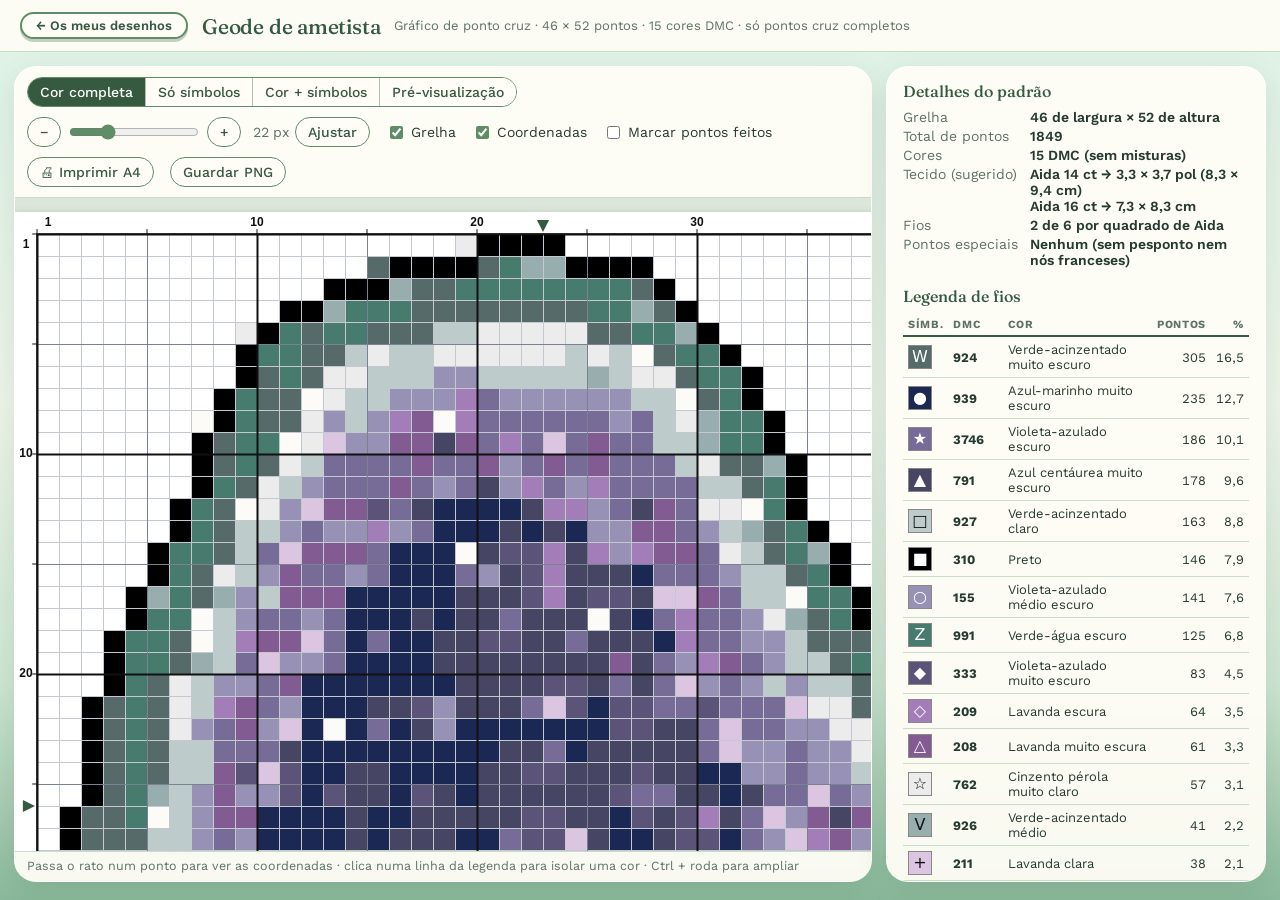
<file: desenhos/geode-ametista.html>
<!DOCTYPE html>
<html lang="pt-PT">
<head>
<meta charset="utf-8">
<meta name="viewport" content="width=device-width, initial-scale=1">
<title>Geode de ametista — padrão de ponto cruz</title>
<link rel="stylesheet" href="pattern.css">
</head>
<body data-pattern="geode-ametista">

<header class="top">
  <a class="back" href="../desenhos.html">← Os meus desenhos</a>
  <h1 id="title"></h1>
  <span class="sub" id="subline"></span>
</header>

<div class="layout">
  <section class="panel viewer">
    <div class="toolbar">
      <div class="seg" id="modeSeg" role="group" aria-label="Modo de vista">
        <button data-mode="color" class="on">Cor completa</button>
        <button data-mode="symbol">Só símbolos</button>
        <button data-mode="both">Cor + símbolos</button>
        <button data-mode="preview">Pré-visualização</button>
      </div>
      <div class="zoom">
        <button class="btn" id="zOut" title="Reduzir (–)">−</button>
        <input type="range" id="zoom" min="6" max="64" value="22">
        <button class="btn" id="zIn" title="Ampliar (+)">+</button>
        <span class="val" id="zVal">22 px</span>
        <button class="btn" id="zFit">Ajustar</button>
      </div>
      <label class="chk"><input type="checkbox" id="chkGrid" checked> Grelha</label>
      <label class="chk"><input type="checkbox" id="chkCoord" checked> Coordenadas</label>
      <label class="chk"><input type="checkbox" id="chkTrack"> Marcar pontos feitos</label>
      <button class="btn" id="btnPrint">🖨 Imprimir A4</button>
      <button class="btn" id="btnPng">Guardar PNG</button>
    </div>
    <div class="scroll" id="scroll"><canvas id="cv"></canvas></div>
    <div class="status" id="status"></div>
  </section>

  <aside class="panel side">
    <h2>Detalhes do padrão</h2>
    <dl class="facts" id="facts"></dl>

    <h2>Legenda de fios</h2>
    <table class="legend" id="legend"></table>
    <p class="hint">Clica numa linha para isolar essa cor no gráfico; clica de novo para limpar.</p>

    <h2>Progresso</h2>
    <div class="bar"><i id="pb"></i></div>
    <div class="hint" id="pt"></div>
    <button class="btn" id="reset" style="margin-top:8px">Limpar progresso</button>

    <h2>Notas de correspondência de cores</h2>
    <div class="notes" id="notes"></div>

    <h2>Como bordar e acabar</h2>
    <div class="notes" id="howto"></div>
  </aside>
</div>

<!-- Páginas A4 (preenchidas por script) -->
<div class="print-only">
  <div class="pp">
    <h1 id="titleP"></h1>
    <p class="meta" id="metaP"></p>
    <div class="cover-grid">
      <div><h3>Desenho acabado</h3><canvas id="cvCover"></canvas></div>
      <div><h3>Legenda de fios</h3><table class="legend" id="legendP"></table></div>
    </div>
    <h3>Notas</h3>
    <div class="notes" id="notesP"></div>
  </div>
  <div id="chartPages"></div>
</div>

<script src="pattern-core.js"></script>
<script src="data/geode-ametista.js"></script>
<script src="pattern-page.js"></script>
</body>
</html>
</file>
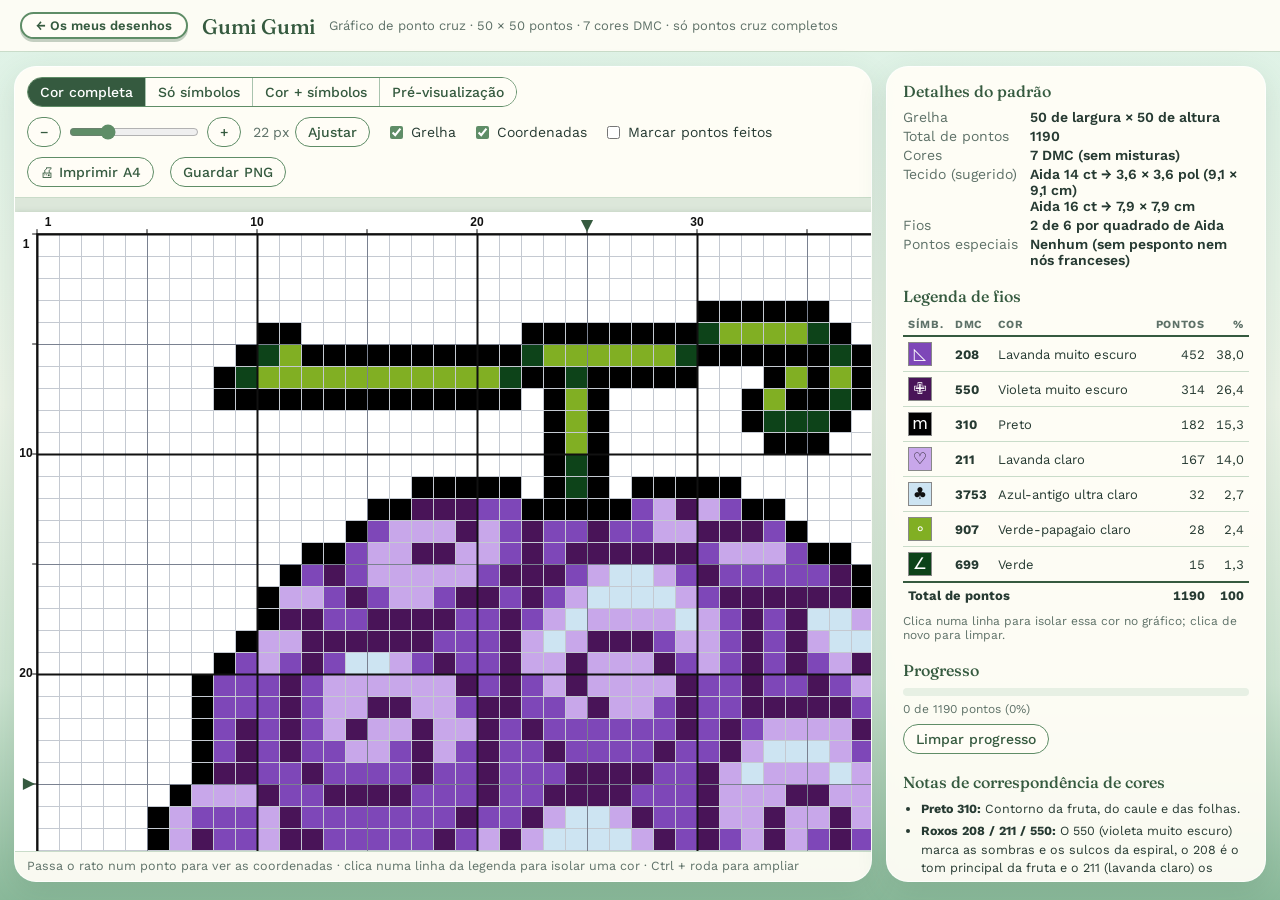
<file: desenhos/gumi-gumi.html>
<!DOCTYPE html>
<html lang="pt-PT">
<head>
<meta charset="utf-8">
<meta name="viewport" content="width=device-width, initial-scale=1">
<title>Gumi Gumi — padrão de ponto cruz</title>
<link rel="stylesheet" href="pattern.css">
</head>
<body data-pattern="gumi-gumi">

<header class="top">
  <a class="back" href="../desenhos.html">← Os meus desenhos</a>
  <h1 id="title"></h1>
  <span class="sub" id="subline"></span>
</header>

<div class="layout">
  <section class="panel viewer">
    <div class="toolbar">
      <div class="seg" id="modeSeg" role="group" aria-label="Modo de vista">
        <button data-mode="color" class="on">Cor completa</button>
        <button data-mode="symbol">Só símbolos</button>
        <button data-mode="both">Cor + símbolos</button>
        <button data-mode="preview">Pré-visualização</button>
      </div>
      <div class="zoom">
        <button class="btn" id="zOut" title="Reduzir (–)">−</button>
        <input type="range" id="zoom" min="6" max="64" value="22">
        <button class="btn" id="zIn" title="Ampliar (+)">+</button>
        <span class="val" id="zVal">22 px</span>
        <button class="btn" id="zFit">Ajustar</button>
      </div>
      <label class="chk"><input type="checkbox" id="chkGrid" checked> Grelha</label>
      <label class="chk"><input type="checkbox" id="chkCoord" checked> Coordenadas</label>
      <label class="chk"><input type="checkbox" id="chkTrack"> Marcar pontos feitos</label>
      <button class="btn" id="btnPrint">🖨 Imprimir A4</button>
      <button class="btn" id="btnPng">Guardar PNG</button>
    </div>
    <div class="scroll" id="scroll"><canvas id="cv"></canvas></div>
    <div class="status" id="status"></div>
  </section>

  <aside class="panel side">
    <h2>Detalhes do padrão</h2>
    <dl class="facts" id="facts"></dl>

    <h2>Legenda de fios</h2>
    <table class="legend" id="legend"></table>
    <p class="hint">Clica numa linha para isolar essa cor no gráfico; clica de novo para limpar.</p>

    <h2>Progresso</h2>
    <div class="bar"><i id="pb"></i></div>
    <div class="hint" id="pt"></div>
    <button class="btn" id="reset" style="margin-top:8px">Limpar progresso</button>

    <h2>Notas de correspondência de cores</h2>
    <div class="notes" id="notes"></div>

    <h2>Como bordar e acabar</h2>
    <div class="notes" id="howto"></div>
  </aside>
</div>

<!-- Páginas A4 (preenchidas por script) -->
<div class="print-only">
  <div class="pp">
    <h1 id="titleP"></h1>
    <p class="meta" id="metaP"></p>
    <div class="cover-grid">
      <div><h3>Desenho acabado</h3><canvas id="cvCover"></canvas></div>
      <div><h3>Legenda de fios</h3><table class="legend" id="legendP"></table></div>
    </div>
    <h3>Notas</h3>
    <div class="notes" id="notesP"></div>
  </div>
  <div id="chartPages"></div>
</div>

<script src="pattern-core.js"></script>
<script src="data/gumi-gumi.js"></script>
<script src="pattern-page.js"></script>
</body>
</html>
</file>
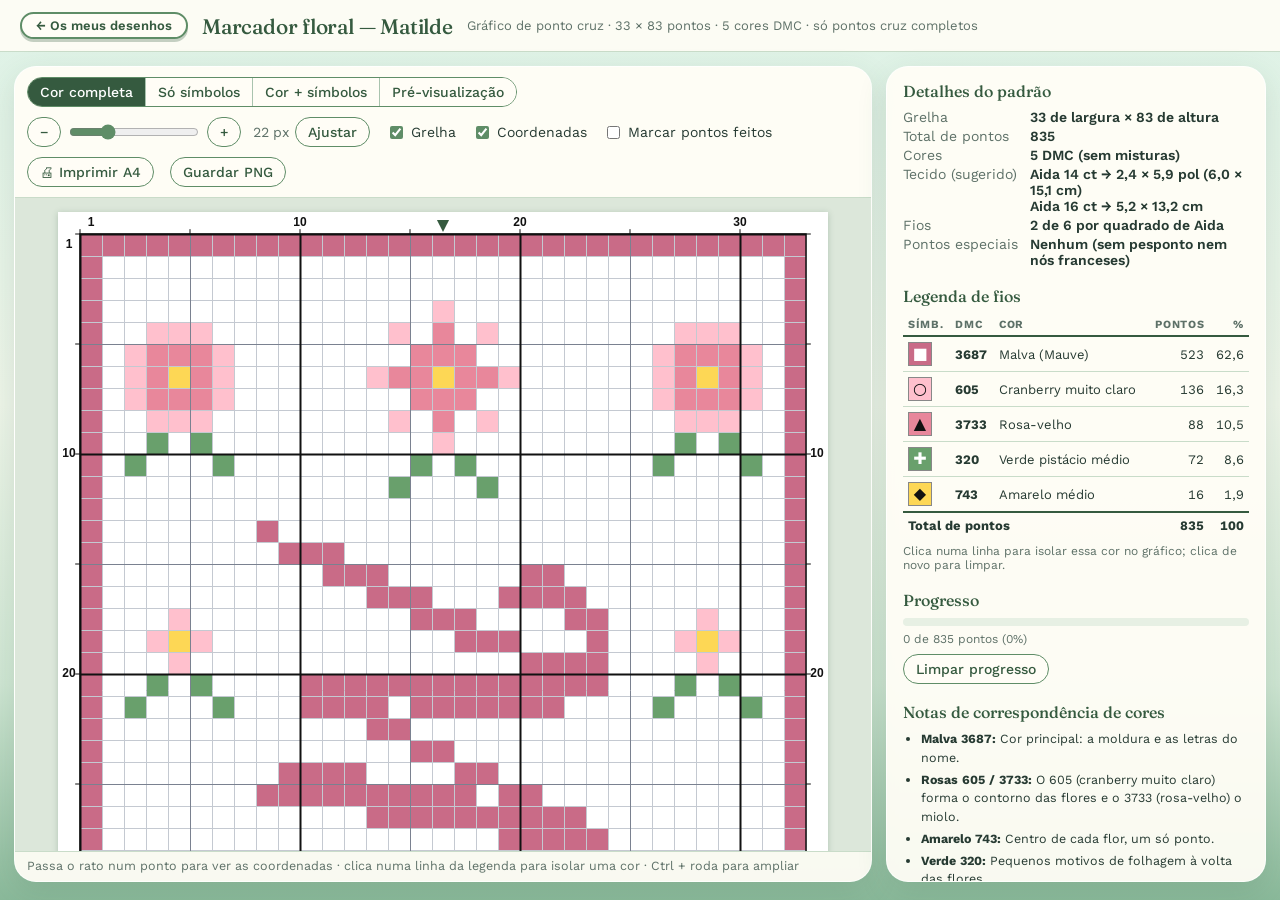
<file: desenhos/marcador-matilde.html>
<!DOCTYPE html>
<html lang="pt-PT">
<head>
<meta charset="utf-8">
<meta name="viewport" content="width=device-width, initial-scale=1">
<title>Marcador floral — Matilde — padrão de ponto cruz</title>
<link rel="stylesheet" href="pattern.css">
</head>
<body data-pattern="marcador-matilde">

<header class="top">
  <a class="back" href="../desenhos.html">← Os meus desenhos</a>
  <h1 id="title"></h1>
  <span class="sub" id="subline"></span>
</header>

<div class="layout">
  <section class="panel viewer">
    <div class="toolbar">
      <div class="seg" id="modeSeg" role="group" aria-label="Modo de vista">
        <button data-mode="color" class="on">Cor completa</button>
        <button data-mode="symbol">Só símbolos</button>
        <button data-mode="both">Cor + símbolos</button>
        <button data-mode="preview">Pré-visualização</button>
      </div>
      <div class="zoom">
        <button class="btn" id="zOut" title="Reduzir (–)">−</button>
        <input type="range" id="zoom" min="6" max="64" value="22">
        <button class="btn" id="zIn" title="Ampliar (+)">+</button>
        <span class="val" id="zVal">22 px</span>
        <button class="btn" id="zFit">Ajustar</button>
      </div>
      <label class="chk"><input type="checkbox" id="chkGrid" checked> Grelha</label>
      <label class="chk"><input type="checkbox" id="chkCoord" checked> Coordenadas</label>
      <label class="chk"><input type="checkbox" id="chkTrack"> Marcar pontos feitos</label>
      <button class="btn" id="btnPrint">🖨 Imprimir A4</button>
      <button class="btn" id="btnPng">Guardar PNG</button>
    </div>
    <div class="scroll" id="scroll"><canvas id="cv"></canvas></div>
    <div class="status" id="status"></div>
  </section>

  <aside class="panel side">
    <h2>Detalhes do padrão</h2>
    <dl class="facts" id="facts"></dl>

    <h2>Legenda de fios</h2>
    <table class="legend" id="legend"></table>
    <p class="hint">Clica numa linha para isolar essa cor no gráfico; clica de novo para limpar.</p>

    <h2>Progresso</h2>
    <div class="bar"><i id="pb"></i></div>
    <div class="hint" id="pt"></div>
    <button class="btn" id="reset" style="margin-top:8px">Limpar progresso</button>

    <h2>Notas de correspondência de cores</h2>
    <div class="notes" id="notes"></div>

    <h2>Como bordar e acabar</h2>
    <div class="notes" id="howto"></div>
  </aside>
</div>

<!-- Páginas A4 (preenchidas por script) -->
<div class="print-only">
  <div class="pp">
    <h1 id="titleP"></h1>
    <p class="meta" id="metaP"></p>
    <div class="cover-grid">
      <div><h3>Desenho acabado</h3><canvas id="cvCover"></canvas></div>
      <div><h3>Legenda de fios</h3><table class="legend" id="legendP"></table></div>
    </div>
    <h3>Notas</h3>
    <div class="notes" id="notesP"></div>
  </div>
  <div id="chartPages"></div>
</div>

<script src="pattern-core.js"></script>
<script src="data/marcador-matilde.js"></script>
<script src="pattern-page.js"></script>
</body>
</html>
</file>
<file: desenhos/pattern.css>
@import url('https://fonts.googleapis.com/css2?family=Fraunces:opsz,wght@9..144,400;9..144,500;9..144,600&family=Work+Sans:wght@400;500;600;700&display=swap');

:root{
  --ink:#263A32; --muted:#5E7168; --line:#C9DCC9; --bg:#EEF5E9; --card:rgba(255,253,246,.94); --accent:#5F8D67;
  --moss:#5F8D67; --moss-dark:#355A3F; --moss-pale:#E7F0E4; --edge:#A9C3AE;
}
*{box-sizing:border-box}
html,body{margin:0;height:100%}
body{font-family:"Work Sans","Segoe UI",Roboto,Helvetica,Arial,sans-serif;color:var(--ink);font-size:14px;
  background:linear-gradient(to bottom,#DDF2E6 0%,#EEF5E9 45%,#CFE6D3 76%,#8AB99A 100%) fixed}
header.top{display:flex;align-items:center;flex-wrap:wrap;gap:4px 14px;padding:12px 20px;background:rgba(255,253,246,.92);border-bottom:1px solid var(--line)}
header.top h1{font-size:21px;margin:0;font-family:"Fraunces",Georgia,serif;font-weight:500;letter-spacing:-.01em;color:var(--moss-dark)}
header.top .sub{color:var(--muted);font-size:13px}
header.top .back{color:var(--moss-dark);background:#FFFDF6;text-decoration:none;border:2px solid var(--moss);border-radius:999px;padding:4px 14px;font-size:13px;font-weight:600;box-shadow:0 3px 0 rgba(53,90,63,.28);transition:transform .15s ease,box-shadow .15s ease}
header.top .back:hover{transform:translateY(-1px);box-shadow:0 4px 0 rgba(53,90,63,.24)}
.layout{display:grid;grid-template-columns:minmax(0,1fr) 380px;gap:14px;padding:14px;height:calc(100vh - 56px)}
.panel{background:var(--card);border:1px solid rgba(255,255,255,.7);border-radius:22px;box-shadow:0 10px 30px rgba(53,90,63,.14);min-height:0;overflow:hidden}
.viewer{display:flex;flex-direction:column}
.toolbar{display:flex;flex-wrap:wrap;gap:10px 16px;align-items:center;padding:10px 12px;border-bottom:1px solid var(--line)}
.seg{display:inline-flex;border:1.5px solid var(--moss);border-radius:999px;overflow:hidden}
.seg button{border:0;background:#FFFDF6;color:var(--moss-dark);padding:6px 12px;font:inherit;font-weight:500;cursor:pointer;border-right:1px solid var(--edge)}
.seg button:last-child{border-right:0}
.seg button.on{background:var(--moss-dark);color:#fff}
.btn{border:1.5px solid var(--moss);background:#FFFDF6;color:var(--moss-dark);border-radius:999px;padding:6px 12px;font:inherit;font-weight:500;cursor:pointer}
.btn:hover{background:var(--moss-pale)}
.zoom{display:flex;align-items:center;gap:6px}
.zoom input[type=range]{width:130px}
input[type=range],input[type=checkbox]{accent-color:var(--moss)}
.zoom .val{min-width:42px;text-align:right;color:var(--muted);font-variant-numeric:tabular-nums}
label.chk{display:inline-flex;align-items:center;gap:5px;cursor:pointer;user-select:none}
.scroll{flex:1;overflow:auto;background:#DCE7DA;position:relative}
.scroll canvas{display:block;margin:14px auto;background:#fff;box-shadow:0 1px 6px rgba(53,90,63,.25)}
.status{padding:6px 12px;border-top:1px solid var(--line);color:var(--muted);font-size:12.5px;min-height:30px}
aside.side{overflow:auto;padding:14px 16px}
aside h2{font-family:"Fraunces",Georgia,serif;font-weight:500;font-size:16px;color:var(--moss-dark);margin:18px 0 8px}
aside h2:first-child{margin-top:0}
.facts{display:grid;grid-template-columns:auto 1fr;gap:3px 12px;margin:0}
.facts dt{color:var(--muted)} .facts dd{margin:0;font-weight:600}
table.legend{width:100%;border-collapse:collapse;font-size:13px}
table.legend th{font-size:11px;text-transform:uppercase;letter-spacing:.06em;color:var(--muted);text-align:left;padding:4px 5px;border-bottom:2px solid var(--moss-dark)}
table.legend td{padding:5px;border-bottom:1px solid var(--line);vertical-align:middle}
table.legend tr.row{cursor:pointer}
table.legend tr.row:hover{background:var(--moss-pale)}
table.legend tr.row.active{background:#FFF4D7}
table.legend td.num,table.legend th.num{text-align:right;font-variant-numeric:tabular-nums}
table.legend tfoot td{border-top:2px solid var(--moss-dark);border-bottom:0;font-weight:700}
.sw{display:inline-flex;align-items:center;justify-content:center;width:24px;height:24px;border:1px solid #888;font-size:16px;line-height:1;
    font-family:"Segoe UI Symbol","DejaVu Sans","Noto Sans Symbols2",Arial,sans-serif}
.hint{color:var(--muted);font-size:12px;margin:6px 0 0}
.notes{font-size:12.5px;line-height:1.5}
.notes ul{padding-left:18px;margin:4px 0}
.notes li{margin:3px 0}
.bar{height:8px;background:var(--moss-pale);border-radius:6px;overflow:hidden;margin:6px 0 4px}
.bar>i{display:block;height:100%;background:var(--moss);width:0}
.print-only{display:none}

/* ---------- A4 ---------- */
@page{size:A4 portrait;margin:10mm}
@media print{
  html,body{height:auto;background:#fff}
  header.top,.layout{display:none!important}
  .print-only{display:block}
  .pp{page-break-after:always;break-after:page;width:190mm;min-height:270mm;position:relative}
  .pp:last-child{page-break-after:auto;break-after:auto}
  .pp h1{font:700 22pt Georgia,serif;margin:0 0 2mm}
  .pp h3{font:700 9pt "Segoe UI",Arial,sans-serif;letter-spacing:.1em;text-transform:uppercase;margin:5mm 0 2mm;color:#444}
  .pp .meta{font-size:9.5pt;color:#333;margin:0 0 3mm}
  .pp canvas{display:block}
  .cover-grid{display:grid;grid-template-columns:78mm 1fr;gap:8mm;align-items:start}
  .pp table.legend{font-size:9.5pt}
  .pp .notes{font-size:8.5pt}
  *{-webkit-print-color-adjust:exact;print-color-adjust:exact}
}
@media (max-width:900px){
  .layout{grid-template-columns:minmax(0,1fr);height:auto}
  .scroll{height:60vh}
}
</file>
